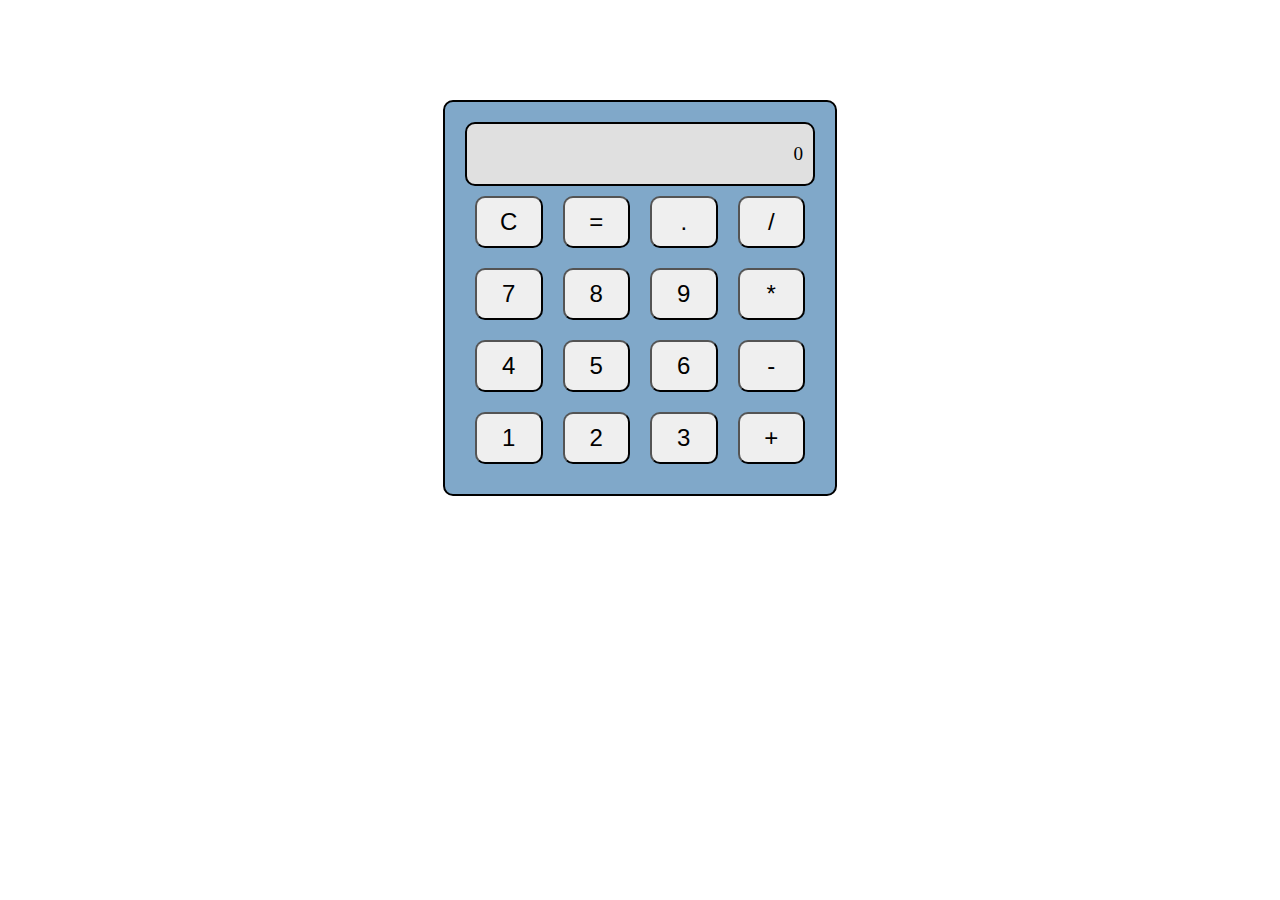
<file: calculator/index.html>
<!DOCTYPE html>
<html lang="en">

<head>
    <meta charset="UTF-8">
    <meta name="viewport" content="width=device-width, initial-scale=1.0">
    <title>Calculator</title>
    <link rel="stylesheet" href="style.css">
</head>

<body>
    <div class="calciBody">
        <div class="screen">
            <p class="show">0</p>
        </div>
        <div class="keys">
            <button>C</button>
            <button>=</button>
            <button>.</button>
            <button>/</button>
            <button>7</button>
            <button>8</button>
            <button>9</button>
            <button>*</button>
            <button>4</button>
            <button>5</button>
            <button>6 </button>
            <button>-</button>
            <button>1</button>
            <button>2</button>
            <button>3 </button>
            <button>+</button>
        </div>
    </div>
    <script src="index.js"></script>
</body>

</html>
</file>
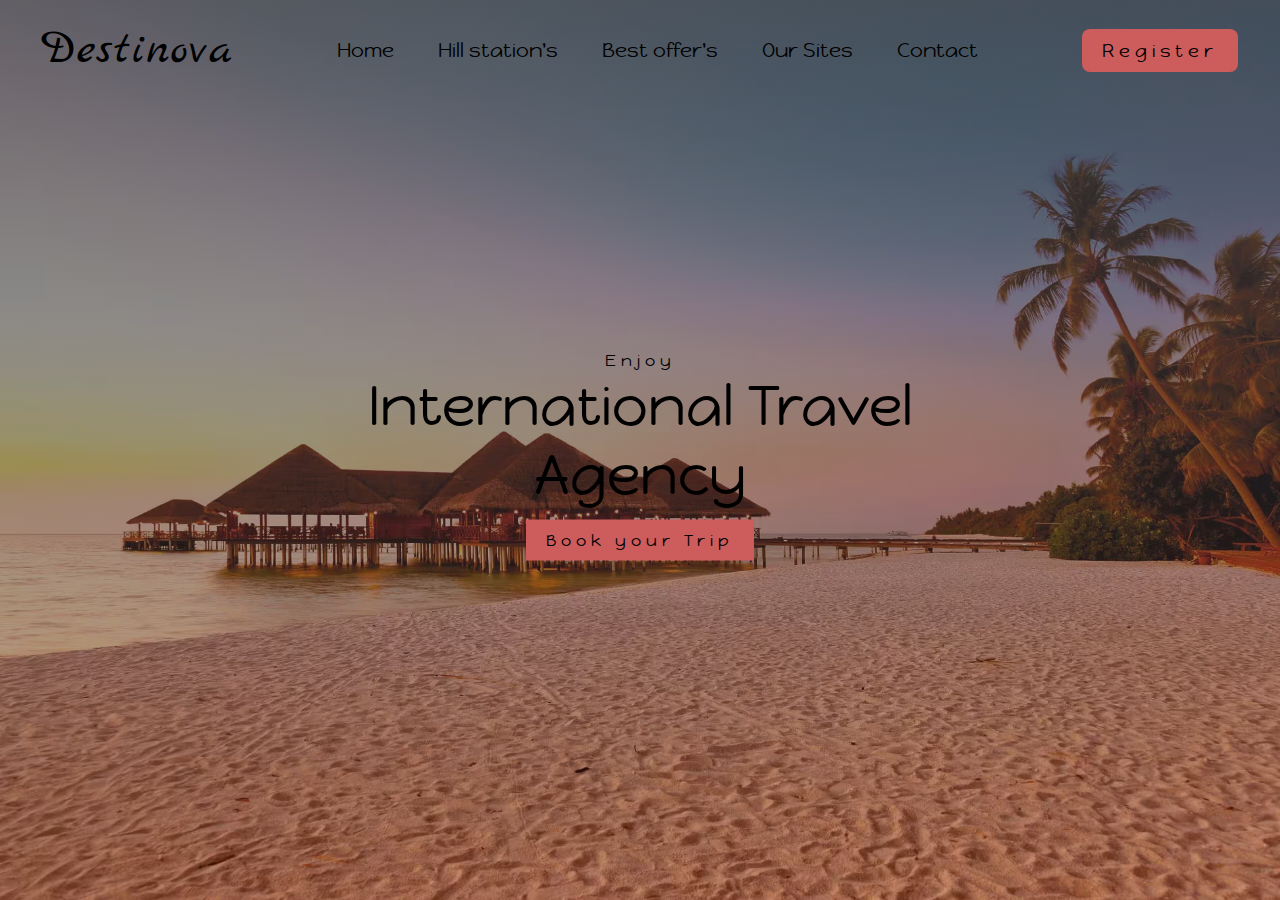
<file: landingPage/index.html>
<!DOCTYPE html>
<html lang="en">
<head>
    <meta charset="UTF-8">
    <meta name="viewport" content="width=device-width, initial-scale=1.0">
    <title>Travel Tribe</title>
    <link rel="stylesheet" href="index.css">
    <!-- <link rel="preconnect" href="https://fonts.googleapis.com">
<link rel="preconnect" href="https://fonts.gstatic.com" crossorigin>
<link href="https://fonts.googleapis.com/css2?family=Ephesis&family=Homemade+Apple&family=Meow+Script&family=Nunito:ital,wght@0,200..1000;1,200..1000&family=Pattaya&family=Poppins:ital,wght@0,100;0,200;0,300;0,400;0,500;0,600;0,700;0,800;0,900;1,100;1,200;1,300;1,400;1,500;1,600;1,700;1,800;1,900&family=Rubik+Puddles&display=swap" rel="stylesheet"> -->
    <!--another  -->
    <link rel="preconnect" href="https://fonts.googleapis.com">
<link rel="preconnect" href="https://fonts.gstatic.com" crossorigin>
<link href="https://fonts.googleapis.com/css2?family=Ephesis&family=Homemade+Apple&family=Marck+Script&family=Meow+Script&family=Nunito:ital,wght@0,200..1000;1,200..1000&family=Pattaya&family=Poppins:ital,wght@0,100;0,200;0,300;0,400;0,500;0,600;0,700;0,800;0,900;1,100;1,200;1,300;1,400;1,500;1,600;1,700;1,800;1,900&family=Rubik+Puddles&display=swap" rel="stylesheet">
<!-- body -->
<link rel="preconnect" href="https://fonts.googleapis.com">
<link rel="preconnect" href="https://fonts.gstatic.com" crossorigin>
<link href="https://fonts.googleapis.com/css2?family=Ephesis&family=Happy+Monkey&family=Homemade+Apple&family=Marck+Script&family=Meow+Script&family=Nunito:ital,wght@0,200..1000;1,200..1000&family=Pattaya&family=Poppins:ital,wght@0,100;0,200;0,300;0,400;0,500;0,600;0,700;0,800;0,900;1,100;1,200;1,300;1,400;1,500;1,600;1,700;1,800;1,900&family=Rubik+Puddles&display=swap" rel="stylesheet">
</head>
<body>
    <header>
        <nav class="nav">
            <div id="logo">
                <h2>Destinova</h2>
            </div>

            <div id="menu">
                <a href="/">Home</a>
                <a href="/">Hill station's</a>
                <a href="/">Best offer's</a>
                <a href="/">Our Sites</a>
                <a href="/">Contact</a>
            </div>

            <div id="register">
                <a href="#">Register</a>
            </div>
        </nav>
    </header>

    <section class="txt">
        <span>Enjoy</span>
        <h1>International Travel Agency</h1>
        <br>
        <a href="#" id="book">Book your Trip</a>
    </section>

    <!-- <footer class="foot">
        <p>&copy; 2025: All Rights Reserved</p>
    </footer> -->
</body>
</html>
</file>
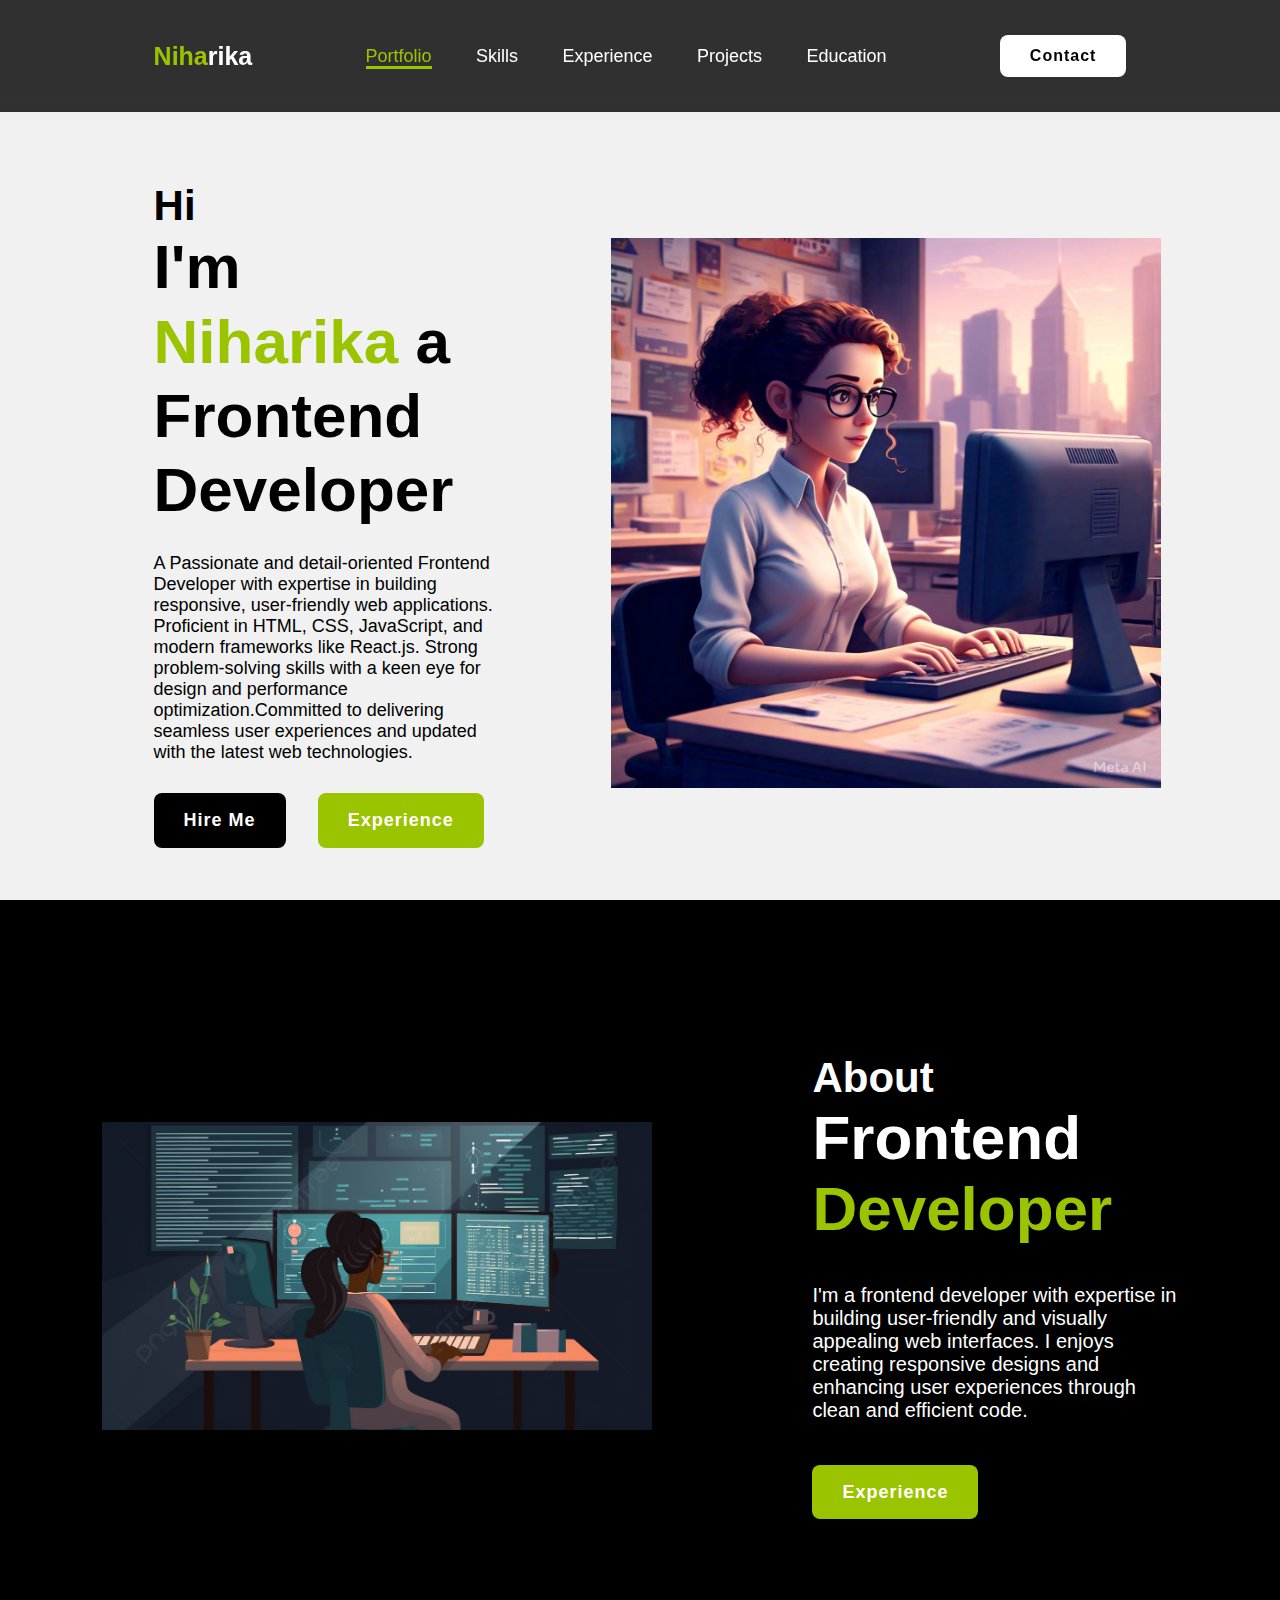
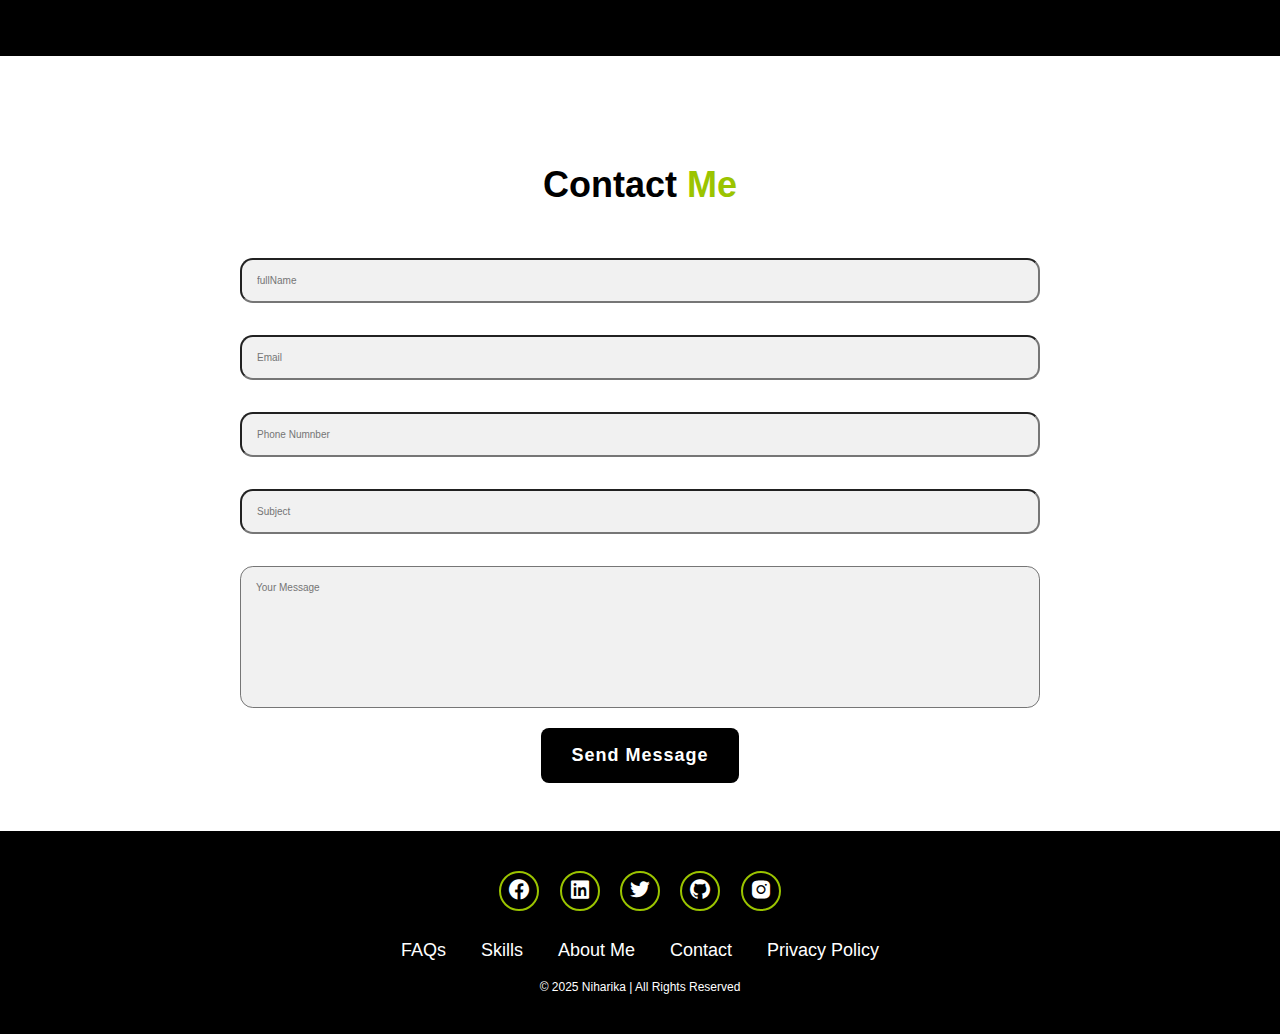
<file: portfolio/index.html>
<!DOCTYPE html>
<html lang="en">

<head>
    <meta charset="UTF-8">
    <meta name="viewport" content="width=device-width, initial-scale=1.0">
    <title>Portfolio</title>
    <link rel="stylesheet" href="style.css">
    <link href='https://unpkg.com/boxicons@2.1.4/css/boxicons.min.css' rel='stylesheet'>
</head>

<body>
    <header class="header">
        <a href="#" class="logo"><span>Niha</span>rika</a>

        <nav class="navbar">
            <a href="#" class="active">Portfolio</a>
            <a href="#">Skills</a>
            <a href="#">Experience</a>
            <a href="#">Projects</a>
            <a href="#">Education</a>
        </nav>

        <a href="#contact" class="contact">Contact</a>
    </header>

    <section class="home">
        <div class="home-content">
            <h3>Hi</h3>

            <h1>I'm <span>Niharika</span> a Frontend Developer</h1>

            <p>A Passionate and detail-oriented Frontend Developer with expertise in building
                responsive, user-friendly web applications. Proficient in HTML, CSS, JavaScript, and modern
                frameworks like React.js. Strong problem-solving skills with a keen eye for design and
                performance optimization.Committed to delivering seamless user experiences and updated with
                the latest web technologies.</p>

            <div class="btn-box">
                <button class="btn-1">Hire Me</button>
                <button class="btn-2">Experience</button>
            </div>
        </div>
        <div class="img-box">
            <img src="nihu.jpg" alt="" srcset="">
        </div>
    </section>

    <section class="about" id="about">
        <div class="about-img">
            <img src="aboutt.jpg" alt="" srcset="">
        </div>

        <div class="about-content">
            <h2 class="heading">About<span></span></h2>
            <h3>Frontend <span>Developer</span></h3>
            <p>I'm a frontend developer with expertise in building user-friendly and visually appealing web
                interfaces. I enjoys creating responsive designs and enhancing user experiences through clean and
                efficient code.</p>
            <a href="#" class="btn-2">Experience</a>
        </div>
    </section>
    <section class="contact-form" id="contact">
        <h2 class="contactme">Contact <span>Me</span></h2>

        <form action="#">
            <div class="input-box">
                <input type="text" placeholder="fullName">
                <input type="email" placeholder="Email">
            </div>

            <div class="input-box">
                <input type="number" placeholder="Phone Numnber">
                <input type="text" placeholder="Subject">
            </div>

            <textarea name="" id="" rows="10" cols="30" placeholder="Your Message"></textarea>
            <input type="submit" value="Send Message" class="btn-1">
        </form>
    </section>

    <footer class="footer">
        <div class="social">
            <a href="#"><i class='bx bxl-facebook-circle'></i></a>
            <a href="#"><i class='bx bxl-linkedin-square'></i></a>
            <a href="#"><i class='bx bxl-twitter'></i></a>
            <a href="#"><i class='bx bxl-github'></i></a>
            <a href="#"><i class='bx bxl-instagram-alt'></i></a>
        </div>

        <ul class="list">
            <li>
                <a href="#">FAQs</a>
            </li>
            <li>
                <a href="#">Skills</a>
            </li>
            <li>
                <a href="#about">About Me</a>
            </li>
            <li>
                <a href="#contact">Contact</a>
            </li>
            <li>
                <a href="#">Privacy Policy</a>
            </li>
        </ul>

        <p class="copyright">&copy; 2025 Niharika | All Rights Reserved</p>
    </footer>
</body>

</html>
</file>
<file: calculator/style.css>
.header{
    margin-left: 650px;
}
.calciBody{
    border: 2px solid black;
    width: 350px;
    margin: auto;
    border-radius: 10px;
    background-color: #80a8c9;
    padding: 20px;
    margin-top: 100px;
}

.keys{
    margin: 5px; 
    display: grid;
    grid-template-columns: repeat(4, 1fr);
    gap: 10px;
}
.btn{
    list-style: none;
    margin: 5px ;
    align-items: center;
    justify-content: center;
}
button:hover{
    background: #999fa4;
    cursor: pointer;
}
button{
    font-size: larger;
    border-radius: 10px;
    font-size: 1.5rem;
    padding: 10px;
    margin: 5px;
}
.screen{
    text-align: right;
    border: 2px solid black;
    margin-bottom: 5px;
    border-radius: 10px;
    background-color:#e0e0e0;
    font-size: 1.2rem;
    padding-right: 10px;
}
.show{
    justify-content: center;
}
</file>
<file: landingPage/index.css>
*{
    font-family: "Happy Monkey", serif;
    font-weight: 400;
    font-style: normal;
    padding: 0;
    margin: 0;
    box-sizing: border-box;
}

header{
    width: 100%;
    height: 100vh;
    /* background-image: linear-gradient(rgba(o,0,0,0.8),rgba(0,0,0,0.2)),url('landingPage\dest.avif'); */
    background: linear-gradient(rgba(69, 66, 66, 0.8),rgba(0,0,0,0.2)),url('dest.avif');
    background-size: cover;
}
.nav{
    display: flex;
    width: 100%;
    height: 100px;
    justify-content: space-around;
    align-items: center;
}

#logo{
    font-size: 2em;
    letter-spacing: 2px;
}

h2{
    /* font-family: "Meow Script", serif;
    font-weight: 400;
    font-style: normal; */

    /* another */
    font-family: "Marck Script", serif;
  font-weight: 400;
  font-style: normal;
}

#menu a{
    text-decoration: none;
    color: black;
    padding: 10px 20px;
    font-size: 20px;
    position: relative;
}

#menu a:before{
    content: '';
    position: absolute;
    top: 0;
    left: 0;
    width: 0%;
    height: 100%;
    border-bottom: 2px solid indianred;
    transition: 0.4s linear;
}

#menu a:hover:before{
    width: 90%;
}

#register a{ 
    text-decoration: none;
    color: black;
    padding: 10px 20px;
    font-size: 18px;
    background-color: indianred;
    border-radius: 8px;
    letter-spacing: 5px;
    transition: 0.4s linear;
}

#register a:hover{
    background: transparent;
    border: 1.5px solid indianred;
}

.txt{
    max-width: 650px;
    position: absolute;
    top: 50%;
    left: 50%;
    transform: translate(-50%, -50%);
    text-align: center;
    color: black;
}

.txt span{
    letter-spacing: 5px;
}

.txt h1{
    font-size: 3.5em;
    align-items: center;
}

.txt a{
    text-decoration: none;
    background-color: indianred;
    color: black;
    padding: 10px 20px;
    letter-spacing: 5px;
    transition: 0.4s linear;
}

.txt a:hover{
    background: transparent;
    border: 1.5px solid indianred;
}

/* .foot{
    text-align: center;
    position: fixed;
    bottom: 0;
    width: 100%;
    color: wheat;
} */
</file>
<file: portfolio/style.css>
*{
    margin: 0;
    padding: 0;
    box-sizing: border-box;
    font-family: 'Poppins', sans-serif;
    text-decoration: none;
    list-style: none;
    scroll-behavior: smooth;
}

.header{
    position: fixed;
    top: 0;
    left: 0;
    width: 100%;
    padding: 35px 12%;
    background: rgba(0,0,0,0.8);
    backdrop-filter: blur(10px);
    display: flex;
    justify-content: space-between;
    align-items: center;
    z-index: 100;
}
.logo{
    font-size: 25px;
    color: white;
    font-weight: 600;
    transition: 0.3s ease;
}
.logo:hover{
    color: 9bc400;
    text-shadow: 0 0 25px #9bc400,
                0 0 50px #9bc400;
                transform: scale(1.1);
}
span{
    color: #9bc400;
}
.navbar a{
    font-size: 18px;
    color: white;
    font-weight: 500;
    margin: 0 20px;
    border-bottom: 3px solid transparent;
    transition: 0.3s ease;
}
.navbar a:hover,
.navbar a.active{
    color: #9bc400;
    border-bottom: 3px solid #9bc400;
}
.contact{
    padding: 10px 28px ;
    background-color: white;
    color: black;
    border: 2px solid transparent;
    border-radius: 8px;
    font-size: 16px;
    letter-spacing: 1px;
    font-weight: 600;
    transition: 0.3s ease;
}
.contact:hover{
    background-color: #9bc400;
    box-shadow: 0 0 25px #9bc400;
    color: white;
}
.home{
    width: 100%;
    min-height: 100vh;
    background: rgb(241, 241, 241);
    display: flex;
    align-items: center;
    gap: 7em;
    padding: 30px 12% 0;
}
.home-content{
    max-width: 800px;
}
.home-content h3{
    font-size: 42px;
    padding-top: 100px;
}
.home-content h1{
    font-size: 62px;
    line-height: 1.2;
}
.home-content p{
    font-size: 18px;
    margin: 25px 0 30px;
}
.btn-box{
    width: 345px;
    display: flex;
    gap: 2em;
}
.btn-1{
    padding: 15px 28px;
    background-color: black;
    color: white;
    border: 2px solid transparent;
    border-radius: 8px;
    font-size: 18px;
    letter-spacing: 1px;
    font-weight: 600;
    transition: 0.3s ease;
    cursor: pointer;
}
.btn-1:hover{
    background-color: white;
    color: black;
    border: 2px solid black;
}
.btn-2{
    padding: 15px 28px;
    background-color: #9bc400;
    color: white;
    border: 2px solid transparent;
    border-radius: 8px;
    font-size: 18px;
    letter-spacing: 1px;
    font-weight: 600;
    transition: 0.3s ease;
    cursor: pointer;
}
.btn-2:hover{
    background-color: white;
    color: #9bc400;
    border: 2px solid black;
}
.img-box img{
    /* border-radius: 50%; */
    width: 550px;
    padding-top: 100px;
}
::-webkit-scrollbar{
    width: 15px;
}
::-webkit-scrollbar-thumb{
    background-color: #9bc400;
}
::-webkit-scrollbar-track{
    background-color: rgba(0,0,0,0.6);
    width: 50px;
}

/* ABOUT */

.about{
    display: flex;
    justify-content: center;
    align-items: center;
    padding: 12% 8%;
    gap: 10em;
    background: black;
}
.about-img img{
    position: relative;
    width: 550px;
    /* box-shadow: 0 0 25px orangered, */
    /* 0 0 50px orangered; */
    /* border-radius: 50%; */
}
.about-content h2{
    text-align: left;
    color: white;
    font-size: 42px;
}
.about-content h3{
    font-size: 62px;
    color: white;
}
.about-content p{
    color: white;
    font-size: 20px;
    margin: 2em 0 3em;

}

/* CONTACT */
.contact-form h2{
    text-align: center;
    margin-top: 3em;
    margin-bottom: 1em;
    font-size: 36px;
}
.contact-form form{
    max-width: 50em;
    margin: 1rem auto;
    text-align: center;
    margin-bottom: 3em;
}
.contact-form form .input-box{
    display: flex;
    justify-content: center;
    flex-wrap: wrap;
}
.contact-form form .input-box input,
.contact-form form textarea{
    width: 100%;
    padding: 1.5em;
    font-size: 10px;
    color: black;
    background: rgb(241,241,241);
    border-radius: 0.8rem;
    margin: 1rem 0;
    resize: none;
}

/* FOOTER */
.footer{
    position: relative;
    bottom: 0;
    width: 100%;
    padding: 40px 0;
    background-color: black;
}
.footer .social{
    text-align: center;
    padding-bottom: 25px;
    color: white;
}
.footer .social a{
    font-size: 24px;
    color: white;
    border: 2px solid #9bc400;
    width: 40px;
    height: 40px;
    line-height: 38px;
    display: inline-block;
    text-align: center;
    border-radius: 50%;
    margin: 0 8px;
    box-shadow:inset 0 0 10px 9bc400,0 0 10px #9bc400;
    transition: 0.3s ease;
}
.footer .social a:hover{
    transform: scale(1.2)translateY(-10px);
    color: 9bc400;
    border: 2px solid #9bc400;
}
.footer ul{
    margin-top: 0;
    padding: 0;
    font-size: 18px;
    line-height: 1.6;
    margin-bottom: 0;
    text-align: center;
}
.footer ul li{
    display: inline-block;
    padding: 0 15px;
}
.footer ul li a{
    color: white;
    border-bottom: 3px solid transparent;
    transition: 0.3s ease;
}
.footer ul li a:hover{
    border-bottom: 3px solid #9bc400;
}
.footer .copyright{
    margin-top: 15px;
    text-align: center;
    font-size: 12px;
    color: white;
}
</file>
